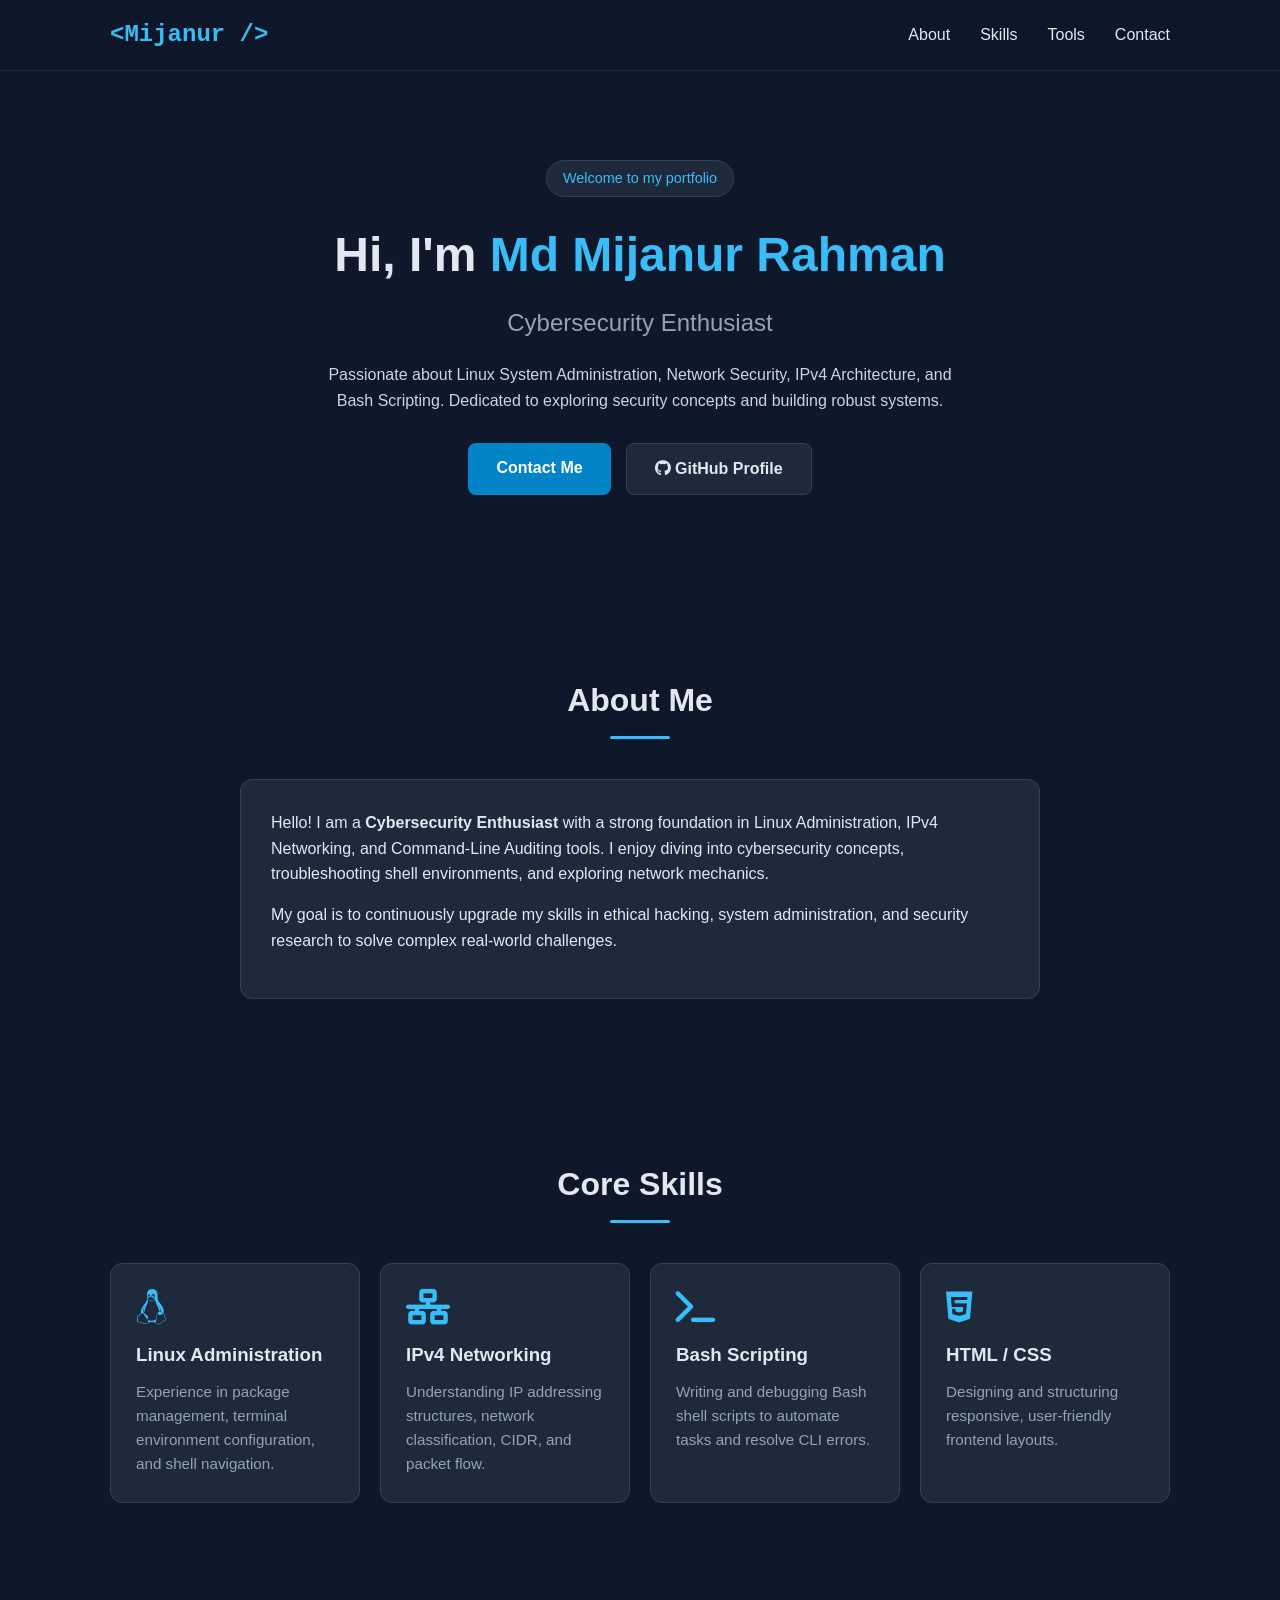
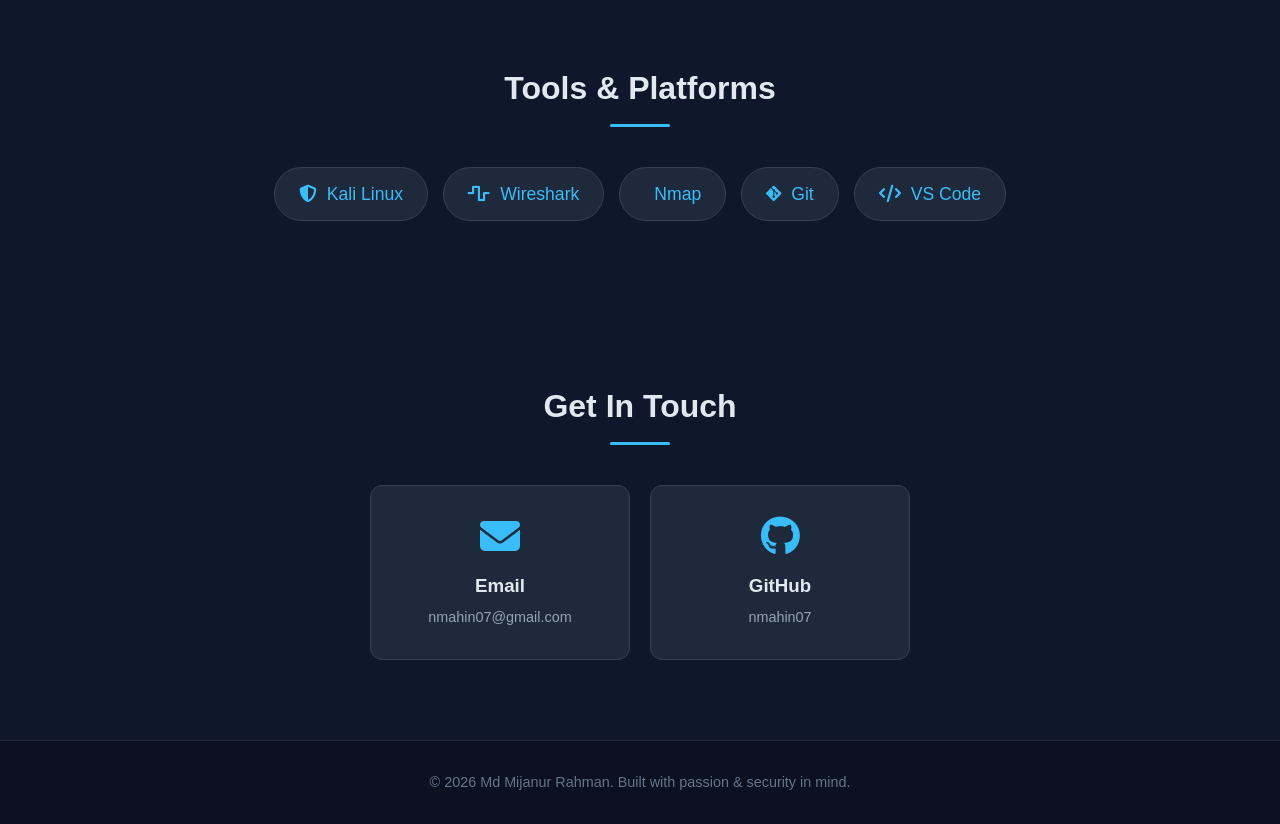
<file: index.html>
<!DOCTYPE html>
<html lang="bn">
<head>
    <meta charset="UTF-8">
    <meta name="viewport" content="width=device-width, initial-scale=1.0">
    <title>Md Mijanur Rahman | Cybersecurity Enthusiast</title>
    <link rel="stylesheet" href="style.css">
    <!-- Font Awesome Icons -->
    <link rel="stylesheet" href="https://cdnjs.cloudflare.com/ajax/libs/font-awesome/6.4.0/css/all.min.css">
</head>
<body>

    <!-- Header / Navbar -->
    <header>
        <div class="container navbar">
            <a href="#" class="logo">&lt;Mijanur /&gt;</a>
            <nav>
                <ul class="nav-links" id="navLinks">
                    <li><a href="#about">About</a></li>
                    <li><a href="#skills">Skills</a></li>
                    <li><a href="#tools">Tools</a></li>
                    <li><a href="#contact">Contact</a></li>
                </ul>
            </nav>
            <div class="menu-icon" onclick="toggleMenu()">
                <i class="fa-solid fa-bars"></i>
            </div>
        </div>
    </header>

    <!-- Hero Section -->
    <section class="hero">
        <div class="container hero-content">
            <div class="badge">Welcome to my portfolio</div>
            <h1>Hi, I'm <span class="highlight">Md Mijanur Rahman</span></h1>
            <h2>Cybersecurity Enthusiast</h2>
            <p>Passionate about Linux System Administration, Network Security, IPv4 Architecture, and Bash Scripting. Dedicated to exploring security concepts and building robust systems.</p>
            <div class="hero-btns">
                <a href="#contact" class="btn btn-primary">Contact Me</a>
                <a href="https://github.com/nmahin07/nmahin07.github.io" target="_blank" class="btn btn-secondary">
                    <i class="fa-brands fa-github"></i> GitHub Profile
                </a>
            </div>
        </div>
    </section>

    <!-- About Section -->
    <section id="about" class="about">
        <div class="container">
            <h2 class="section-title">About Me</h2>
            <div class="about-card">
                <p>Hello! I am a <strong>Cybersecurity Enthusiast</strong> with a strong foundation in Linux Administration, IPv4 Networking, and Command-Line Auditing tools. I enjoy diving into cybersecurity concepts, troubleshooting shell environments, and exploring network mechanics.</p>
                <p>My goal is to continuously upgrade my skills in ethical hacking, system administration, and security research to solve complex real-world challenges.</p>
            </div>
        </div>
    </section>

    <!-- Skills Section -->
    <section id="skills" class="skills">
        <div class="container">
            <h2 class="section-title">Core Skills</h2>
            <div class="skills-grid">
                <div class="skill-card">
                    <i class="fa-brands fa-linux skill-icon"></i>
                    <h3>Linux Administration</h3>
                    <p>Experience in package management, terminal environment configuration, and shell navigation.</p>
                </div>
                <div class="skill-card">
                    <i class="fa-solid fa-network-wired skill-icon"></i>
                    <h3>IPv4 Networking</h3>
                    <p>Understanding IP addressing structures, network classification, CIDR, and packet flow.</p>
                </div>
                <div class="skill-card">
                    <i class="fa-solid fa-terminal skill-icon"></i>
                    <h3>Bash Scripting</h3>
                    <p>Writing and debugging Bash shell scripts to automate tasks and resolve CLI errors.</p>
                </div>
                <div class="skill-card">
                    <i class="fa-brands fa-html5 skill-icon"></i>
                    <h3>HTML / CSS</h3>
                    <p>Designing and structuring responsive, user-friendly frontend layouts.</p>
                </div>
            </div>
        </div>
    </section>

    <!-- Tools Section -->
    <section id="tools" class="tools">
        <div class="container">
            <h2 class="section-title">Tools & Platforms</h2>
            <div class="tools-tags">
                <span class="tool-tag"><i class="fa-solid fa-shield-halved"></i> Kali Linux</span>
                <span class="tool-tag"><i class="fa-solid fa-wave-square"></i> Wireshark</span>
                <span class="tool-tag"><i class="fa-solid fa-radar"></i> Nmap</span>
                <span class="tool-tag"><i class="fa-brands fa-git-alt"></i> Git</span>
                <span class="tool-tag"><i class="fa-solid fa-code"></i> VS Code</span>
            </div>
        </div>
    </section>

    <!-- Contact Section -->
    <section id="contact" class="contact">
        <div class="container">
            <h2 class="section-title">Get In Touch</h2>
            <div class="contact-cards">
                <a href="mailto:nmahin07@gmail.com" class="contact-card">
                    <i class="fa-solid fa-envelope"></i>
                    <h3>Email</h3>
                    <p>nmahin07@gmail.com</p>
                </a>
                <a href="https://github.com/nmahin07/nmahin07.github.io" target="_blank" class="contact-card">
                    <i class="fa-brands fa-github"></i>
                    <h3>GitHub</h3>
                    <p>nmahin07</p>
                </a>
            </div>
        </div>
    </section>

    <!-- Footer -->
    <footer>
        <div class="container">
            <p>&copy; 2026 Md Mijanur Rahman. Built with passion & security in mind.</p>
        </div>
    </footer>

    <script src="script.js"></script>
</body>
</html>
</file>
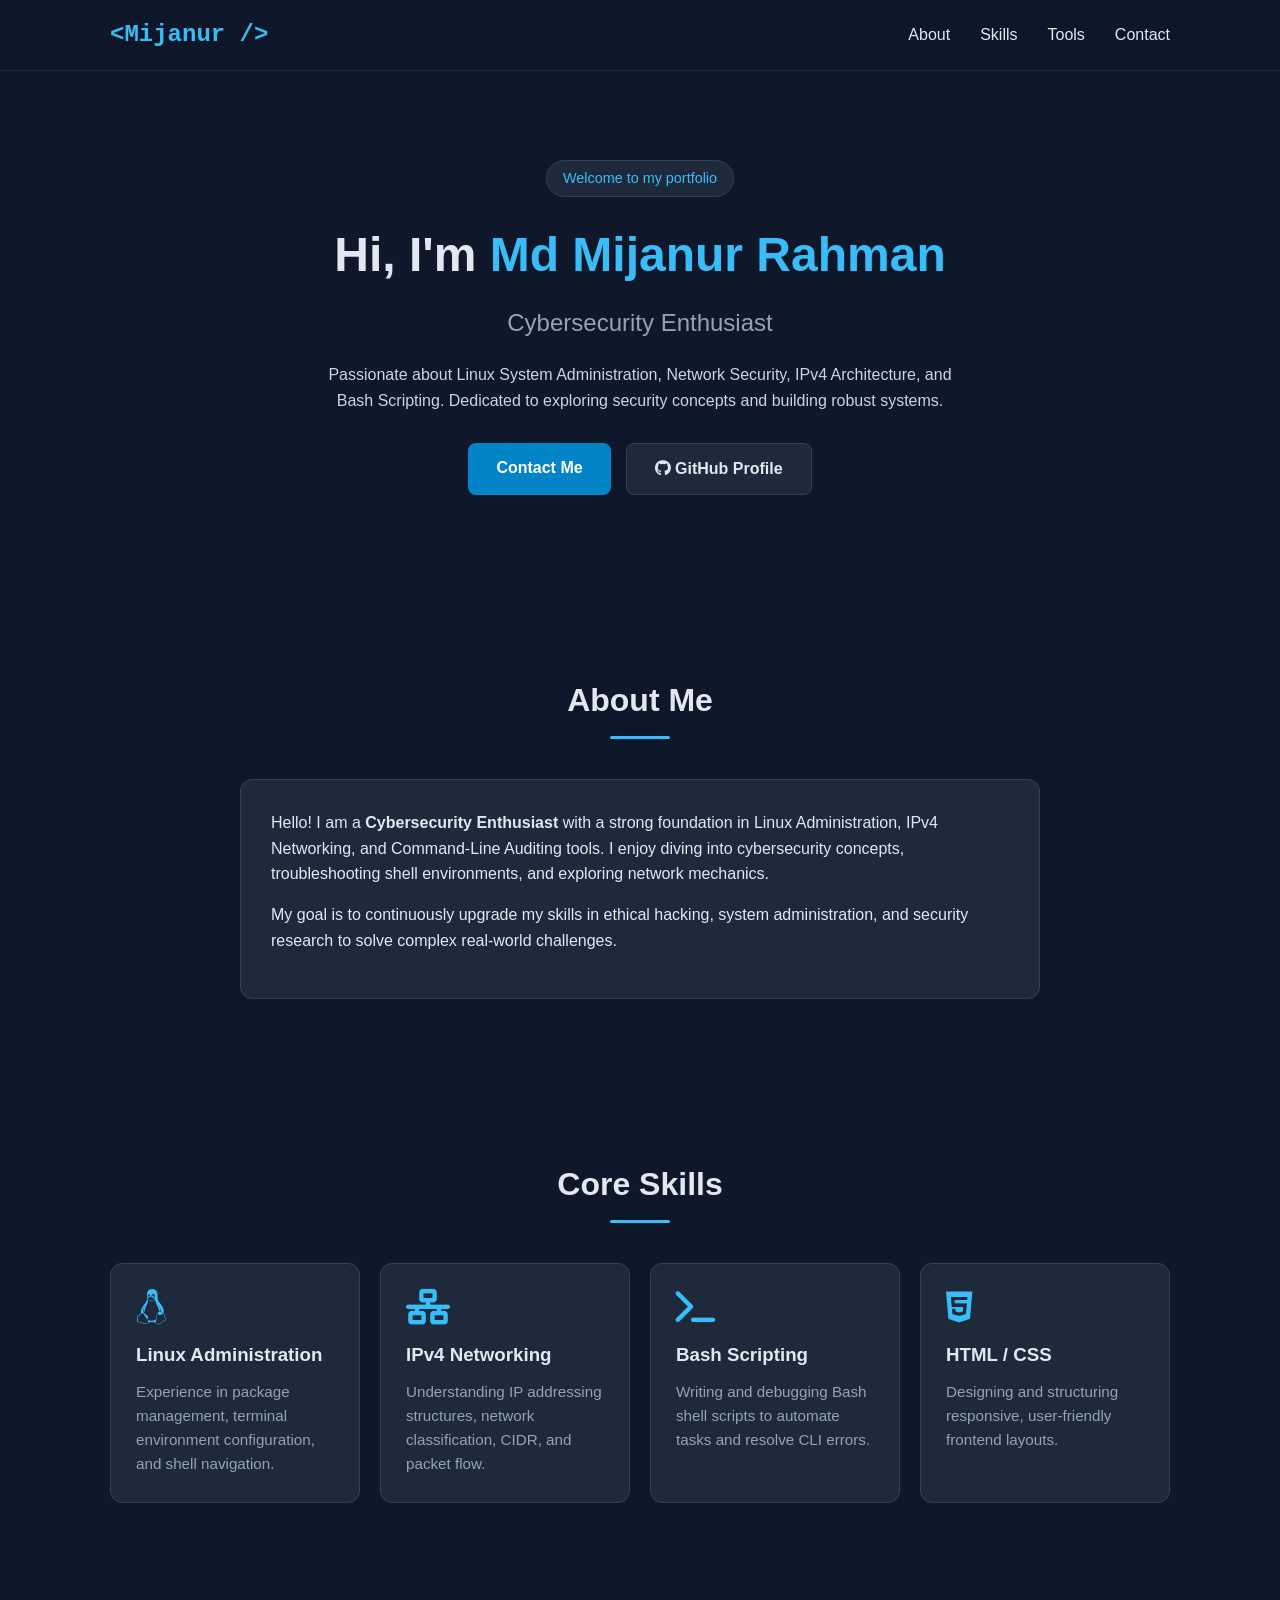
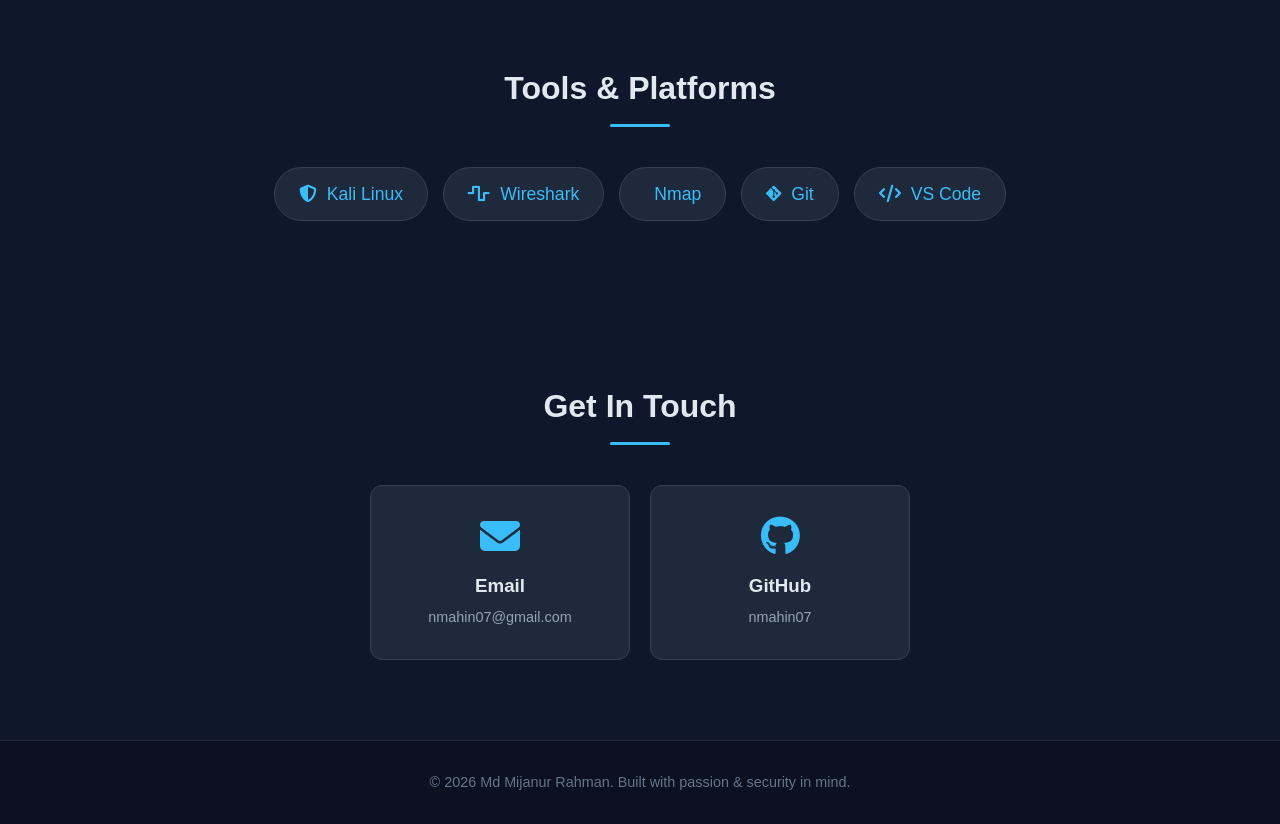
<file: gemini-code-1792048529204.html>
<!DOCTYPE html>
<html lang="bn">
<head>
    <meta charset="UTF-8">
    <meta name="viewport" content="width=device-width, initial-scale=1.0">
    <title>Md Mijanur Rahman | Cybersecurity Enthusiast</title>
    <link rel="stylesheet" href="style.css">
    <!-- Font Awesome Icons -->
    <link rel="stylesheet" href="https://cdnjs.cloudflare.com/ajax/libs/font-awesome/6.4.0/css/all.min.css">
</head>
<body>

    <!-- Header / Navbar -->
    <header>
        <div class="container navbar">
            <a href="#" class="logo">&lt;Mijanur /&gt;</a>
            <nav>
                <ul class="nav-links" id="navLinks">
                    <li><a href="#about">About</a></li>
                    <li><a href="#skills">Skills</a></li>
                    <li><a href="#tools">Tools</a></li>
                    <li><a href="#contact">Contact</a></li>
                </ul>
            </nav>
            <div class="menu-icon" onclick="toggleMenu()">
                <i class="fa-solid fa-bars"></i>
            </div>
        </div>
    </header>

    <!-- Hero Section -->
    <section class="hero">
        <div class="container hero-content">
            <div class="badge">Welcome to my portfolio</div>
            <h1>Hi, I'm <span class="highlight">Md Mijanur Rahman</span></h1>
            <h2>Cybersecurity Enthusiast</h2>
            <p>Passionate about Linux System Administration, Network Security, IPv4 Architecture, and Bash Scripting. Dedicated to exploring security concepts and building robust systems.</p>
            <div class="hero-btns">
                <a href="#contact" class="btn btn-primary">Contact Me</a>
                <a href="https://github.com/nmahin07/nmahin07.github.io" target="_blank" class="btn btn-secondary">
                    <i class="fa-brands fa-github"></i> GitHub Profile
                </a>
            </div>
        </div>
    </section>

    <!-- About Section -->
    <section id="about" class="about">
        <div class="container">
            <h2 class="section-title">About Me</h2>
            <div class="about-card">
                <p>Hello! I am a <strong>Cybersecurity Enthusiast</strong> with a strong foundation in Linux Administration, IPv4 Networking, and Command-Line Auditing tools. I enjoy diving into cybersecurity concepts, troubleshooting shell environments, and exploring network mechanics.</p>
                <p>My goal is to continuously upgrade my skills in ethical hacking, system administration, and security research to solve complex real-world challenges.</p>
            </div>
        </div>
    </section>

    <!-- Skills Section -->
    <section id="skills" class="skills">
        <div class="container">
            <h2 class="section-title">Core Skills</h2>
            <div class="skills-grid">
                <div class="skill-card">
                    <i class="fa-brands fa-linux skill-icon"></i>
                    <h3>Linux Administration</h3>
                    <p>Experience in package management, terminal environment configuration, and shell navigation.</p>
                </div>
                <div class="skill-card">
                    <i class="fa-solid fa-network-wired skill-icon"></i>
                    <h3>IPv4 Networking</h3>
                    <p>Understanding IP addressing structures, network classification, CIDR, and packet flow.</p>
                </div>
                <div class="skill-card">
                    <i class="fa-solid fa-terminal skill-icon"></i>
                    <h3>Bash Scripting</h3>
                    <p>Writing and debugging Bash shell scripts to automate tasks and resolve CLI errors.</p>
                </div>
                <div class="skill-card">
                    <i class="fa-brands fa-html5 skill-icon"></i>
                    <h3>HTML / CSS</h3>
                    <p>Designing and structuring responsive, user-friendly frontend layouts.</p>
                </div>
            </div>
        </div>
    </section>

    <!-- Tools Section -->
    <section id="tools" class="tools">
        <div class="container">
            <h2 class="section-title">Tools & Platforms</h2>
            <div class="tools-tags">
                <span class="tool-tag"><i class="fa-solid fa-shield-halved"></i> Kali Linux</span>
                <span class="tool-tag"><i class="fa-solid fa-wave-square"></i> Wireshark</span>
                <span class="tool-tag"><i class="fa-solid fa-radar"></i> Nmap</span>
                <span class="tool-tag"><i class="fa-brands fa-git-alt"></i> Git</span>
                <span class="tool-tag"><i class="fa-solid fa-code"></i> VS Code</span>
            </div>
        </div>
    </section>

    <!-- Contact Section -->
    <section id="contact" class="contact">
        <div class="container">
            <h2 class="section-title">Get In Touch</h2>
            <div class="contact-cards">
                <a href="mailto:nmahin07@gmail.com" class="contact-card">
                    <i class="fa-solid fa-envelope"></i>
                    <h3>Email</h3>
                    <p>nmahin07@gmail.com</p>
                </a>
                <a href="https://github.com/nmahin07/nmahin07.github.io" target="_blank" class="contact-card">
                    <i class="fa-brands fa-github"></i>
                    <h3>GitHub</h3>
                    <p>nmahin07</p>
                </a>
            </div>
        </div>
    </section>

    <!-- Footer -->
    <footer>
        <div class="container">
            <p>&copy; 2026 Md Mijanur Rahman. Built with passion & security in mind.</p>
        </div>
    </footer>

    <script src="script.js"></script>
</body>
</html>
</file>
<file: style.css>
/* Reset & Base Styles */
* {
    margin: 0;
    padding: 0;
    box-sizing: border-box;
}

body {
    font-family: 'Segoe UI', Tahoma, Geneva, Verdana, sans-serif;
    background-color: #0f172a;
    color: #e2e8f0;
    line-height: 1.6;
}

.container {
    max-width: 1100px;
    margin: 0 auto;
    padding: 0 20px;
}

a {
    color: inherit;
    text-decoration: none;
}

/* Header & Navbar */
header {
    background-color: rgba(15, 23, 42, 0.9);
    backdrop-filter: blur(8px);
    position: fixed;
    width: 100%;
    top: 0;
    z-index: 1000;
    border-bottom: 1px solid #1e293b;
}

.navbar {
    display: flex;
    justify-content: space-between;
    align-items: center;
    height: 70px;
}

.logo {
    font-size: 1.5rem;
    font-weight: 700;
    color: #38bdf8;
    font-family: monospace;
}

.nav-links {
    display: flex;
    list-style: none;
    gap: 30px;
}

.nav-links a:hover {
    color: #38bdf8;
    transition: 0.3s;
}

.menu-icon {
    display: none;
    font-size: 1.5rem;
    cursor: pointer;
}

/* Hero Section */
.hero {
    padding: 160px 0 100px;
    text-align: center;
}

.badge {
    display: inline-block;
    padding: 6px 16px;
    background-color: #1e293b;
    border: 1px solid #334155;
    border-radius: 20px;
    color: #38bdf8;
    font-size: 0.9rem;
    margin-bottom: 20px;
}

.hero h1 {
    font-size: 3rem;
    margin-bottom: 10px;
}

.highlight {
    color: #38bdf8;
}

.hero h2 {
    font-size: 1.5rem;
    color: #94a3b8;
    font-weight: 400;
    margin-bottom: 20px;
}

.hero p {
    max-width: 650px;
    margin: 0 auto 30px;
    color: #cbd5e1;
}

.hero-btns {
    display: flex;
    justify-content: center;
    gap: 15px;
}

.btn {
    padding: 12px 28px;
    border-radius: 8px;
    font-weight: 600;
    transition: 0.3s;
}

.btn-primary {
    background-color: #0284c7;
    color: #fff;
}

.btn-primary:hover {
    background-color: #0369a1;
}

.btn-secondary {
    background-color: #1e293b;
    border: 1px solid #334155;
}

.btn-secondary:hover {
    background-color: #334155;
}

/* Sections General */
section {
    padding: 80px 0;
}

.section-title {
    text-align: center;
    font-size: 2rem;
    margin-bottom: 40px;
    position: relative;
}

.section-title::after {
    content: '';
    display: block;
    width: 60px;
    height: 3px;
    background: #38bdf8;
    margin: 10px auto 0;
    border-radius: 2px;
}

/* About Section */
.about-card {
    background-color: #1e293b;
    padding: 30px;
    border-radius: 12px;
    border: 1px solid #334155;
    max-width: 800px;
    margin: 0 auto;
}

.about-card p {
    margin-bottom: 15px;
}

/* Skills Section */
.skills-grid {
    display: grid;
    grid-template-columns: repeat(auto-fit, minmax(240px, 1fr));
    gap: 20px;
}

.skill-card {
    background-color: #1e293b;
    padding: 25px;
    border-radius: 12px;
    border: 1px solid #334155;
    transition: transform 0.3s;
}

.skill-card:hover {
    transform: translateY(-5px);
    border-color: #38bdf8;
}

.skill-icon {
    font-size: 2.2rem;
    color: #38bdf8;
    margin-bottom: 15px;
}

.skill-card h3 {
    margin-bottom: 10px;
}

.skill-card p {
    color: #94a3b8;
    font-size: 0.95rem;
}

/* Tools Section */
.tools-tags {
    display: flex;
    flex-wrap: wrap;
    justify-content: center;
    gap: 15px;
}

.tool-tag {
    background-color: #1e293b;
    border: 1px solid #334155;
    padding: 12px 24px;
    border-radius: 30px;
    font-size: 1.1rem;
    display: flex;
    align-items: center;
    gap: 10px;
    color: #38bdf8;
}

/* Contact Section */
.contact-cards {
    display: flex;
    justify-content: center;
    gap: 20px;
    flex-wrap: wrap;
}

.contact-card {
    background-color: #1e293b;
    border: 1px solid #334155;
    padding: 30px;
    border-radius: 12px;
    width: 260px;
    text-align: center;
    transition: 0.3s;
}

.contact-card:hover {
    border-color: #38bdf8;
    transform: translateY(-5px);
}

.contact-card i {
    font-size: 2.5rem;
    color: #38bdf8;
    margin-bottom: 15px;
}

.contact-card p {
    color: #94a3b8;
    font-size: 0.9rem;
    margin-top: 5px;
}

/* Footer */
footer {
    text-align: center;
    padding: 30px 0;
    background-color: #0b1120;
    color: #64748b;
    font-size: 0.9rem;
    border-top: 1px solid #1e293b;
}

/* Responsive Styles */
@media (max-width: 768px) {
    .menu-icon {
        display: block;
    }

    .nav-links {
        display: none;
        position: absolute;
        top: 70px;
        left: 0;
        width: 100%;
        background-color: #0f172a;
        flex-direction: column;
        align-items: center;
        padding: 20px 0;
        border-bottom: 1px solid #1e293b;
    }

    .nav-links.active {
        display: flex;
    }

    .hero h1 {
        font-size: 2.2rem;
    }
}
</file>
